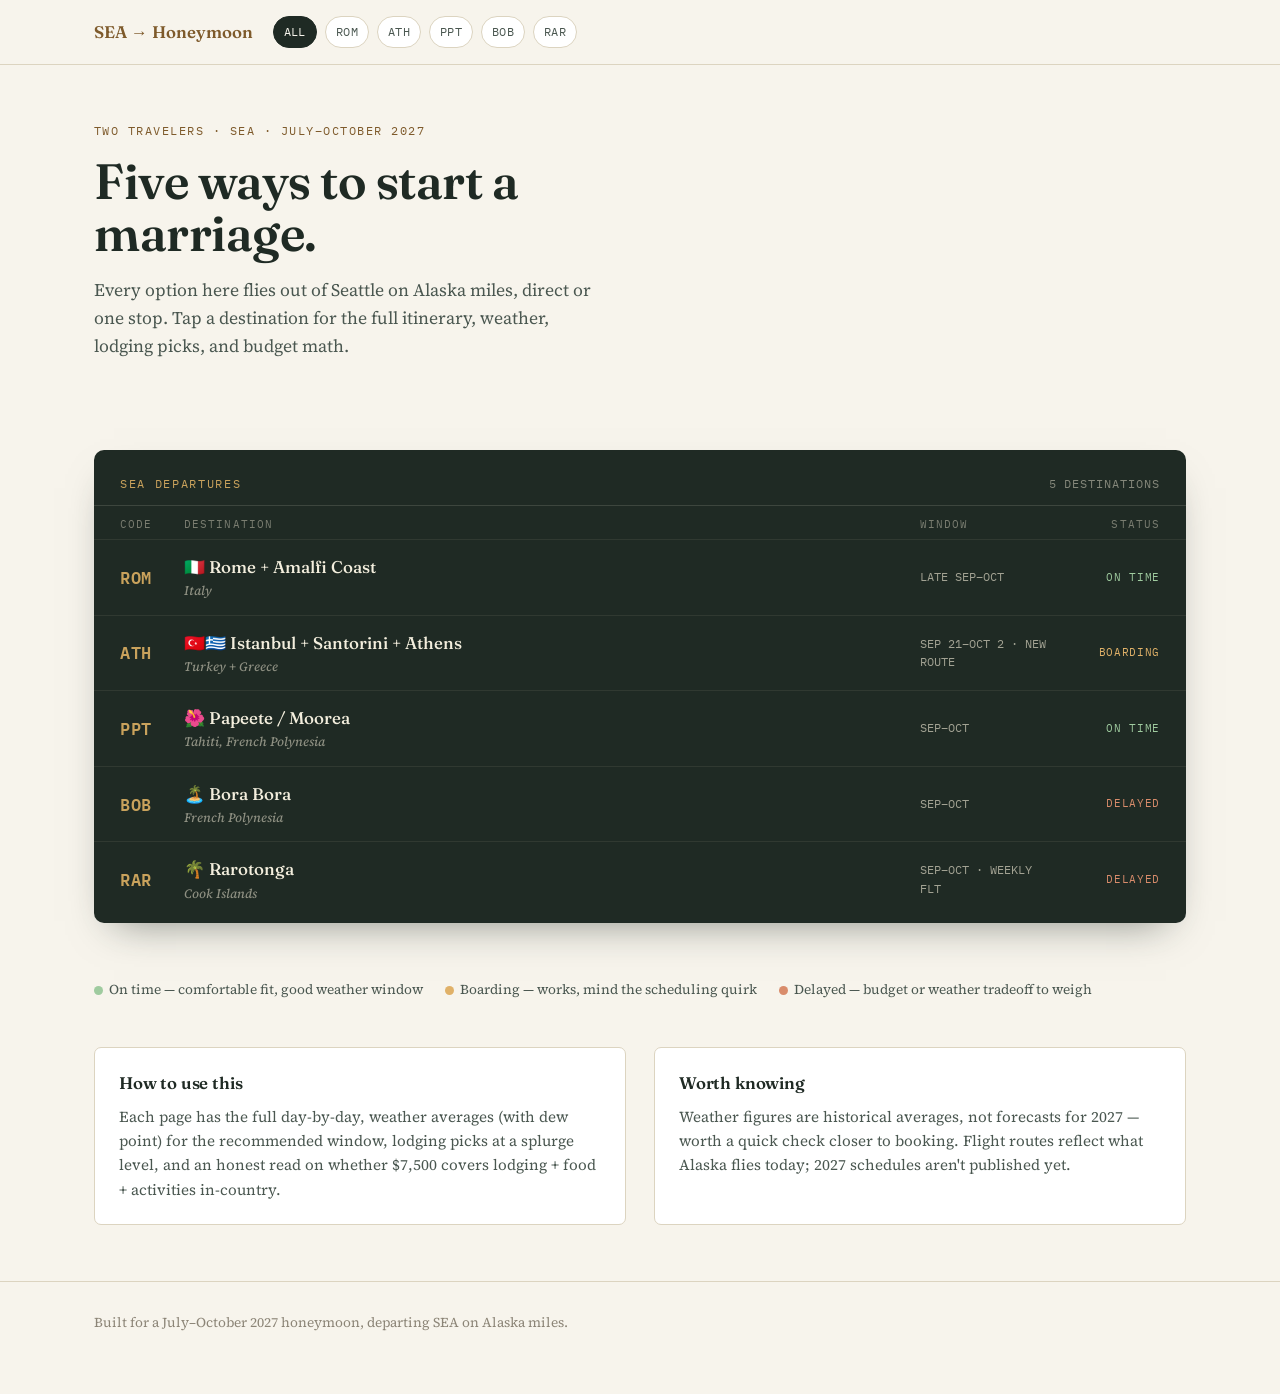
<file: index.html>
<!DOCTYPE html>
<html lang="en">
<head>
<meta charset="UTF-8">
<meta name="viewport" content="width=device-width, initial-scale=1.0">
<title>Honeymoon Dossier — SEA Departures</title>
<link rel="stylesheet" href="styles.css">
</head>
<body>
  <nav class="topnav">
    <div class="topnav-inner">
      <a class="brand" href="index.html">SEA <span>&rarr;</span> Honeymoon</a>
      <div class="chipstrip">
      <a class="chip active" href="../index.html">ALL</a>
      <a class="chip" href="destinations/italy.html">ROM</a>
      <a class="chip" href="destinations/greece.html">ATH</a>
      <a class="chip" href="destinations/tahiti.html">PPT</a>
      <a class="chip" href="destinations/borabora.html">BOB</a>
      <a class="chip" href="destinations/cookislands.html">RAR</a>
      </div>
    </div>
  </nav>
  <div class="wrap">
    <div class="hero">
      <span class="eyebrow">Two travelers &middot; SEA &middot; July&ndash;October 2027</span>
      <h1>Five ways to start a marriage.</h1>
      <p class="lede">Every option here flies out of Seattle on Alaska miles, direct or one stop. Tap a destination for the full itinerary, weather, lodging picks, and budget math.</p>
    </div>

    <div class="board">
      <div class="board-head">
        <span class="t1">SEA DEPARTURES</span>
        <span class="t2">5 DESTINATIONS</span>
      </div>
      <div class="board-cols">
        <span>Code</span><span>Destination</span><span>Window</span><span style="text-align:right;">Status</span>
      </div>
      <a class="board-row" href="destinations/italy.html">
        <span class="code mono">ROM</span>
        <span class="dest">🇮🇹 Rome + Amalfi Coast<small>Italy</small></span>
        <span class="season mono">LATE SEP–OCT</span>
        <span class="status mono go">ON TIME</span>
      </a>
      <a class="board-row" href="destinations/greece.html">
        <span class="code mono">ATH</span>
        <span class="dest">🇹🇷🇬🇷 Istanbul + Santorini + Athens<small>Turkey + Greece</small></span>
        <span class="season mono">SEP 21–OCT 2 · NEW ROUTE</span>
        <span class="status mono tight">BOARDING</span>
      </a>
      <a class="board-row" href="destinations/tahiti.html">
        <span class="code mono">PPT</span>
        <span class="dest">🌺 Papeete / Moorea<small>Tahiti, French Polynesia</small></span>
        <span class="season mono">SEP–OCT</span>
        <span class="status mono go">ON TIME</span>
      </a>
      <a class="board-row" href="destinations/borabora.html">
        <span class="code mono">BOB</span>
        <span class="dest">🏝️ Bora Bora<small>French Polynesia</small></span>
        <span class="season mono">SEP–OCT</span>
        <span class="status mono watch">DELAYED</span>
      </a>
      <a class="board-row" href="destinations/cookislands.html">
        <span class="code mono">RAR</span>
        <span class="dest">🌴 Rarotonga<small>Cook Islands</small></span>
        <span class="season mono">SEP–OCT · WEEKLY FLT</span>
        <span class="status mono watch">DELAYED</span>
      </a>
    </div>

    <div class="legend">
      <span><i class="dot" style="background:#9FCB9F;"></i>On time — comfortable fit, good weather window</span>
      <span><i class="dot" style="background:#E0B168;"></i>Boarding — works, mind the scheduling quirk</span>
      <span><i class="dot" style="background:#D98C6B;"></i>Delayed — budget or weather tradeoff to weigh</span>
    </div>

    <div class="about-grid">
      <div class="about-card">
        <h3>How to use this</h3>
        <p>Each page has the full day-by-day, weather averages (with dew point) for the recommended window, lodging picks at a splurge level, and an honest read on whether $7,500 covers lodging + food + activities in-country.</p>
      </div>
      <div class="about-card">
        <h3>Worth knowing</h3>
        <p>Weather figures are historical averages, not forecasts for 2027 — worth a quick check closer to booking. Flight routes reflect what Alaska flies today; 2027 schedules aren't published yet.</p>
      </div>
    </div>
  </div>
  <footer><div class="wrap"><p>Built for a July&ndash;October 2027 honeymoon, departing SEA on Alaska miles.</p></div></footer>
</body>
</html>
</file>
<file: styles.css>
/* ============================================================
   Honeymoon Dossier — shared styles
   Theme: flight manifest / departures board
   ============================================================ */

@import url('https://fonts.googleapis.com/css2?family=Fraunces:ital,opsz,wght@0,9..144,300;0,9..144,400;0,9..144,500;0,9..144,600;0,9..144,700;1,9..144,400;1,9..144,500&family=Source+Serif+4:opsz,wght@8..60,400;8..60,500;8..60,600&family=IBM+Plex+Mono:wght@400;500;600&display=swap');

:root{
  --paper:#F7F4EC;
  --paper-alt:#EFE9D8;
  --card:#FFFFFF;
  --ink:#1F2A24;
  --ink-soft:#4A5750;
  --brass:#A8763E;
  --brass-dark:#7E5A2B;
  --sage:#6B7B6E;
  --line:#DCD4C0;
  --muted:#8C8577;
  --relax:#B9C9BD;
  --adventure:#C9A25C;
  --culture:#9E6B4E;
  --radius:7px;
  --maxw:1140px;
}

*{box-sizing:border-box;}
html{scroll-behavior:smooth;}
body{
  margin:0;
  background:var(--paper);
  color:var(--ink);
  font-family:'Source Serif 4', Georgia, serif;
  font-size:17px;
  line-height:1.6;
  -webkit-font-smoothing:antialiased;
}
h1,h2,h3,.display{
  font-family:'Fraunces', Georgia, serif;
  font-weight:600;
  letter-spacing:-0.01em;
  color:var(--ink);
  margin:0;
}
.mono{
  font-family:'IBM Plex Mono', ui-monospace, monospace;
}
a{color:var(--brass-dark); text-decoration:none;}
a:hover{text-decoration:underline;}
a:focus-visible, button:focus-visible{outline:2px solid var(--brass); outline-offset:3px;}

.wrap{max-width:var(--maxw); margin:0 auto; padding:0 24px;}

/* ---------- top nav (shared across pages) ---------- */
.topnav{
  position:sticky; top:0; z-index:20;
  background:var(--paper); border-bottom:1px solid var(--line);
}
.topnav-inner{
  max-width:var(--maxw); margin:0 auto; padding:14px 24px;
  display:flex; align-items:center; gap:18px;
}
.topnav .brand{
  font-family:'Fraunces', serif; font-weight:600; font-size:1.05rem;
  white-space:nowrap;
}
.topnav .brand span{color:var(--brass-dark);}
.chipstrip{
  display:flex; gap:8px; overflow-x:auto; padding:2px 2px;
  scrollbar-width:thin;
}
.chipstrip::-webkit-scrollbar{height:5px;}
.chipstrip::-webkit-scrollbar-thumb{background:var(--line); border-radius:4px;}
.chip{
  font-family:'IBM Plex Mono', monospace; font-size:0.72rem; letter-spacing:0.03em;
  white-space:nowrap; padding:6px 10px; border-radius:999px;
  border:1px solid var(--line); color:var(--ink-soft); background:var(--card);
}
.chip:hover{border-color:var(--brass); color:var(--brass-dark); text-decoration:none;}
.chip.active{background:var(--ink); color:var(--paper); border-color:var(--ink);}

/* ---------- index hero ---------- */
.hero{padding:56px 0 40px;}
.eyebrow{
  font-family:'IBM Plex Mono', monospace; font-size:0.78rem; letter-spacing:0.12em;
  text-transform:uppercase; color:var(--brass-dark); margin-bottom:14px; display:block;
}
.hero h1{font-size:clamp(2.1rem, 5vw, 3.1rem); line-height:1.05; max-width:14ch;}
.hero p.lede{font-size:1.1rem; color:var(--ink-soft); max-width:56ch; margin-top:16px;}

/* ---------- departures board (signature element) ---------- */
.board{
  background:var(--ink); color:#E9E3CF; border-radius:10px;
  padding:6px 0; margin:32px 0 56px;
  box-shadow:0 18px 40px -20px rgba(31,42,36,0.55);
}
.board-head{
  display:flex; justify-content:space-between; align-items:baseline;
  padding:18px 26px 12px; border-bottom:1px solid rgba(233,227,207,0.15);
  font-family:'IBM Plex Mono', monospace;
}
.board-head .t1{font-size:0.75rem; letter-spacing:0.14em; color:#C9A25C;}
.board-head .t2{font-size:0.75rem; letter-spacing:0.08em; color:rgba(233,227,207,0.5);}
.board-cols{
  display:grid; grid-template-columns: 64px 1fr 130px 110px;
  padding:10px 26px 6px; font-family:'IBM Plex Mono', monospace;
  font-size:0.68rem; letter-spacing:0.1em; color:rgba(233,227,207,0.45);
  text-transform:uppercase;
}
.board-row{
  display:grid; grid-template-columns: 64px 1fr 130px 110px;
  align-items:center; padding:13px 26px; text-decoration:none; color:inherit;
  border-top:1px solid rgba(233,227,207,0.08); transition:background .15s ease;
}
.board-row:hover{background:rgba(233,227,207,0.06); text-decoration:none;}
.board-row .code{font-family:'IBM Plex Mono', monospace; color:#C9A25C; font-weight:600; letter-spacing:0.03em;}
.board-row .dest{font-family:'Fraunces', serif; font-size:1.06rem; font-weight:500; color:#F3EEDD;}
.board-row .dest small{display:block; font-family:'Source Serif 4', serif; font-size:0.8rem; color:rgba(233,227,207,0.55); font-style:italic; margin-top:1px;}
.board-row .season{font-family:'IBM Plex Mono', monospace; font-size:0.72rem; color:rgba(233,227,207,0.65);}
.board-row .status{font-family:'IBM Plex Mono', monospace; font-size:0.68rem; letter-spacing:0.06em; text-align:right;}
.status.go{color:#9FCB9F;}
.status.tight{color:#E0B168;}
.status.watch{color:#D98C6B;}

@media (max-width:640px){
  .board-cols{display:none;}
  .board-row{grid-template-columns: 52px 1fr; row-gap:4px;}
  .board-row .season, .board-row .status{grid-column:2; justify-self:start; text-align:left;}
}

/* ---------- section blocks on index ---------- */
.legend{display:flex; gap:22px; flex-wrap:wrap; margin:0 0 46px; font-size:0.85rem; color:var(--ink-soft);}
.legend .dot{display:inline-block; width:9px; height:9px; border-radius:50%; margin-right:6px; vertical-align:middle;}

.about-grid{display:grid; grid-template-columns:1fr 1fr; gap:28px; margin-bottom:56px;}
@media (max-width:640px){.about-grid{grid-template-columns:1fr;}}
.about-card{background:var(--card); border:1px solid var(--line); border-radius:var(--radius); padding:22px 24px;}
.about-card h3{font-size:1.05rem; margin-bottom:8px;}
.about-card p{font-size:0.95rem; color:var(--ink-soft); margin:0;}

footer{border-top:1px solid var(--line); padding:30px 0 60px; margin-top:40px;}
footer p{font-size:0.85rem; color:var(--muted); margin:0;}
footer .dedication{
  text-align:center; font-family:'Fraunces', serif; font-size:1.05rem;
  font-style:italic; color:var(--ink-soft);
}
footer .dedication .heart{color:var(--brass-dark); font-style:normal;}

/* ---------- destination page: boarding-pass header ---------- */
.backlink{
  display:inline-flex; align-items:center; gap:6px;
  font-family:'IBM Plex Mono', monospace; font-size:0.8rem;
  color:var(--ink-soft); margin:28px 0 18px;
}
.backlink:hover{color:var(--brass-dark);}

.pass{
  display:grid; grid-template-columns: 1fr 190px;
  background:var(--card); border:1px solid var(--line); border-radius:10px;
  overflow:hidden; margin-bottom:34px;
  box-shadow:0 14px 34px -22px rgba(31,42,36,0.35);
}
.pass-main{padding:30px 30px 26px; min-width:0;}
.pass-main .eyebrow{margin-bottom:10px;}
.pass-main h1{font-size:clamp(1.9rem,4.5vw,2.6rem); line-height:1.06;}
.pass-main .vibe-line{color:var(--ink-soft); margin-top:14px; font-size:1.02rem; max-width:75ch;}
.pass-stub{
  border-left:2px dashed var(--line);
  background:var(--paper-alt);
  padding:26px 20px; display:flex; flex-direction:column; justify-content:center; gap:14px;
  position:relative;
}
.pass-stub::before, .pass-stub::after{
  content:""; position:absolute; left:-9px; width:18px; height:18px; border-radius:50%;
  background:var(--paper);
}
.pass-stub::before{top:-9px;}
.pass-stub::after{bottom:-9px;}
.pass-stub .field{font-family:'IBM Plex Mono', monospace; font-size:0.7rem; color:var(--muted); text-transform:uppercase; letter-spacing:0.08em;}
.pass-stub .val{font-size:0.85rem; color:var(--ink); margin-top:2px;}

/* ---------- flight info tile ---------- */
.flight-status{margin:12px 0;}
.flight-status .flight-badge{
  display:inline-block; background:var(--paper); border:1px solid var(--brass); border-radius:999px;
  padding:4px 12px; font-family:'IBM Plex Mono', monospace; font-size:0.78rem; color:var(--brass-dark);
}
.flight-status .flight-miles{font-family:'IBM Plex Mono', monospace; font-size:0.82rem; color:var(--sage);}
.flight-leg{margin-top:16px; padding-top:14px; border-top:1px dashed var(--line);}
.flight-leg:first-of-type{margin-top:18px;}
.flight-leg .flight-route{font-family:'Fraunces', serif; font-weight:600; font-size:1rem; color:var(--ink); margin-bottom:5px;}
.flight-leg .flight-time{font-family:'IBM Plex Mono', monospace; font-size:0.88rem; color:var(--ink-soft);}
.flight-leg .dur{display:block; margin-top:3px; font-family:'IBM Plex Mono', monospace; font-size:0.78rem; color:var(--muted);}

.dollars{font-family:'IBM Plex Mono', monospace; font-size:1.15rem; letter-spacing:1px;}
.dollars .filled{color:var(--brass-dark);}
.dollars .empty{color:var(--ink); opacity:0.2;}
.pass-stub .dollars{font-size:1rem; margin-top:2px;}

@media (max-width:640px){
  .pass{grid-template-columns:1fr;}
  .pass-stub{border-left:none; border-top:2px dashed var(--line); flex-direction:row; flex-wrap:wrap;}
}

/* ---------- stat tiles ---------- */
.tiles{display:grid; grid-template-columns:repeat(2,1fr); gap:16px; margin-bottom:40px;}
@media (max-width:700px){.tiles{grid-template-columns:1fr;}}
.tile{background:var(--card); border:1px solid var(--line); border-radius:var(--radius); padding:18px 20px;}
.tile .field{font-family:'IBM Plex Mono', monospace; font-size:0.85rem; text-transform:uppercase; letter-spacing:0.06em; color:var(--muted); margin-bottom:8px;}
.tile .big{font-family:'Fraunces', serif; font-size:1.3rem; font-weight:600;}
.tile p{font-size:0.87rem; color:var(--ink-soft); margin:6px 0 0;}
.tile .season-line{font-size:0.87rem; color:var(--ink-soft); margin:0 0 8px;}
.tile .season-line:last-of-type{margin-bottom:0;}
.tile .season-line strong{color:var(--ink);}

.bar{display:flex; height:9px; border-radius:5px; overflow:hidden; margin-top:10px; border:1px solid var(--line);}
.bar span{display:block; height:100%;}
.bar-legend{display:flex; gap:12px; margin-top:8px; font-size:0.76rem; color:var(--ink-soft); flex-wrap:wrap;}
.bar-legend .dot{width:8px; height:8px; border-radius:50%; display:inline-block; margin-right:5px;}

/* ---------- weather table ---------- */
.section-title{
  font-family:'IBM Plex Mono', monospace; font-size:1rem; letter-spacing:0.1em;
  text-transform:uppercase; color:var(--brass-dark); margin:44px 0 16px;
  display:flex; align-items:center; gap:12px;
}
.section-title::after{content:""; flex:1; height:1px; background:var(--line);}

.wx-grid{display:grid; grid-template-columns:1fr 1fr; gap:16px; margin-bottom:8px;}
@media (max-width:640px){.wx-grid{grid-template-columns:1fr;}}
.wx-card{background:var(--card); border:1px solid var(--line); border-radius:var(--radius); padding:18px 20px;}
.wx-card h4{font-family:'Fraunces', serif; font-size:1.02rem; font-weight:600; margin-bottom:10px;}
.wx-row{display:flex; justify-content:space-between; padding:5px 0; font-size:0.9rem; border-top:1px dashed var(--line);}
.wx-row:first-of-type{border-top:none;}
.wx-row .k{color:var(--ink-soft);}
.wx-row .v{font-family:'IBM Plex Mono', monospace; font-size:0.87rem;}
.wx-note{font-size:0.83rem; color:var(--muted); margin-top:10px; font-style:italic;}

/* ---------- header photo strip (whole-trip photos) ---------- */
.hero-photos{
  display:flex; gap:10px; margin-top:18px; overflow-x:auto; padding-bottom:6px;
  scroll-snap-type:x proximity;
}
.hero-photos::-webkit-scrollbar{height:6px;}
.hero-photos::-webkit-scrollbar-thumb{background:var(--line); border-radius:4px;}
.hero-photos figure{margin:0; flex:1 1 220px; min-width:220px; max-width:400px; scroll-snap-align:start;}
.hero-photos img{
  width:100%; height:220px; object-fit:cover; border-radius:var(--radius);
  border:1px solid var(--line); display:block; cursor:zoom-in;
}
.hero-photos figcaption{font-size:0.72rem; color:var(--muted); font-style:italic; margin-top:5px;}
@media (max-width:640px){.hero-photos figure{flex-basis:190px; min-width:190px;} .hero-photos img{height:170px;}}

/* ---------- itinerary ---------- */
.day{display:grid; grid-template-columns:56px 1fr; gap:16px; padding:16px 0; border-top:1px solid var(--line);}
.day:first-of-type{border-top:none;}
.day .num{font-family:'IBM Plex Mono', monospace; font-size:1.3rem; color:var(--line); font-weight:600; line-height:1.3;}
.day .content{overflow:hidden;} /* containing block for the floated day-photos */
.day .content h4{font-family:'Fraunces', serif; font-size:1.05rem; font-weight:600; line-height:1.3; margin:0 0 4px;}
.day .content p{margin:0; color:var(--ink-soft); font-size:0.95rem;}

.day-photos{float:right; margin:0 0 8px 16px; display:flex; flex-direction:column; gap:8px; width:140px;}
.day-photos figure{margin:0;}
.day-photos img{
  width:140px; height:100px; object-fit:cover; border-radius:var(--radius);
  border:1px solid var(--line); display:block; cursor:zoom-in;
}
.day-photos figcaption{font-size:0.68rem; color:var(--muted); font-style:italic; margin-top:3px;}
@media (max-width:560px){
  .day-photos{float:none; width:100%; flex-direction:row; margin:12px 0 0;}
  .day-photos figure{flex:1; min-width:0;}
  .day-photos img{width:100%; height:130px;}
}

.learnmore{display:inline-block; margin-top:10px; font-family:'IBM Plex Mono', monospace; font-size:0.78rem; color:var(--brass-dark); border-bottom:1px dashed var(--brass-dark); margin-right:16px;}
.learnmore:hover{border-bottom-style:solid; text-decoration:none;}

/* ---------- lightbox ---------- */
.lightbox{
  position:fixed; inset:0; background:rgba(20,26,22,0.94); z-index:100;
  display:flex; align-items:center; justify-content:center; padding:5vh 5vw;
  opacity:0; pointer-events:none; transition:opacity .18s ease;
}
.lightbox.open{opacity:1; pointer-events:auto;}
.lightbox img{max-width:100%; max-height:100%; border-radius:6px; box-shadow:0 24px 60px rgba(0,0,0,.5); cursor:default;}
.lightbox-close{
  position:absolute; top:18px; right:24px; background:none; border:none;
  color:#F3EEDD; font-size:2.1rem; line-height:1; cursor:pointer; font-family:'IBM Plex Mono', monospace;
  padding:6px 10px;
}
.lightbox-close:hover{color:#C9A25C;}

/* ---------- lodging ---------- */
.lodge-grid{display:grid; grid-template-columns:1fr 1fr; gap:16px;}
@media (max-width:640px){.lodge-grid{grid-template-columns:1fr;}}
.lodge-card{background:var(--card); border:1px solid var(--line); border-radius:var(--radius); padding:18px 20px;}
.lodge-card .name{font-family:'Fraunces', serif; font-weight:600; font-size:1.02rem;}
.lodge-card .price{font-family:'IBM Plex Mono', monospace; font-size:0.8rem; color:var(--brass-dark); margin-top:4px; display:inline-block;}
.lodge-card p{font-size:0.87rem; color:var(--ink-soft); margin:8px 0 0;}

.lodge-card .stars{color:var(--adventure); font-size:0.82rem; letter-spacing:1px; margin-top:6px; display:block;}
.lodge-card .stars small{color:var(--muted); letter-spacing:0; font-style:italic; margin-left:4px;}
.lodge-card .lodge-links{display:flex; flex-wrap:wrap; gap:4px 16px; margin-top:10px; font-family:'IBM Plex Mono', monospace; font-size:0.76rem;}

.lodge-sub + .lodge-sub{margin-top:14px; padding-top:14px; border-top:1px dashed var(--line);}

.lodge-photos{display:flex; gap:8px; margin-top:10px;}
.lodge-photos figure{margin:0; flex:1; min-width:0;}
.lodge-photos img{
  width:100%; height:90px; object-fit:cover; border-radius:var(--radius);
  border:1px solid var(--line); display:block; cursor:zoom-in;
}
.lodge-photos figcaption{font-size:0.66rem; color:var(--muted); font-style:italic; margin-top:3px;}

/* ---------- map ---------- */
.map-legend{display:flex; gap:20px; font-size:0.85rem; color:var(--ink-soft); margin:10px 0 12px;}
.map-legend .dot{display:inline-block; width:9px; height:9px; border-radius:50%; margin-right:6px; vertical-align:middle;}
.trip-map{height:420px; border-radius:var(--radius); border:1px solid var(--line); overflow:hidden;}
.trip-map .pin{display:block; width:14px; height:14px; border-radius:50%; border:2px solid #fff; box-shadow:0 1px 5px rgba(0,0,0,.45);}
.trip-map .leaflet-popup-content{font-family:'Source Serif 4', Georgia, serif; font-size:0.88rem;}
.trip-map .leaflet-popup-content a{font-family:'IBM Plex Mono', monospace; font-size:0.76rem;}
@media (max-width:640px){.trip-map{height:320px;}}

.budget-note{
  background:var(--paper-alt); border:1px solid var(--line); border-radius:var(--radius);
  padding:20px 22px; margin-top:16px; font-size:0.95rem; color:var(--ink-soft);
}
.budget-note strong{color:var(--ink);}

.pagenav{
  display:flex; justify-content:space-between; gap:16px; margin:56px 0 20px;
  font-family:'IBM Plex Mono', monospace; font-size:0.85rem;
}
.pagenav a{display:block; padding:14px 18px; border:1px solid var(--line); border-radius:var(--radius); flex:1; background:var(--card);}
.pagenav a:hover{border-color:var(--brass); text-decoration:none;}
.pagenav .lbl{display:block; font-size:0.7rem; color:var(--muted); text-transform:uppercase; letter-spacing:0.08em; margin-bottom:4px;}
</file>
